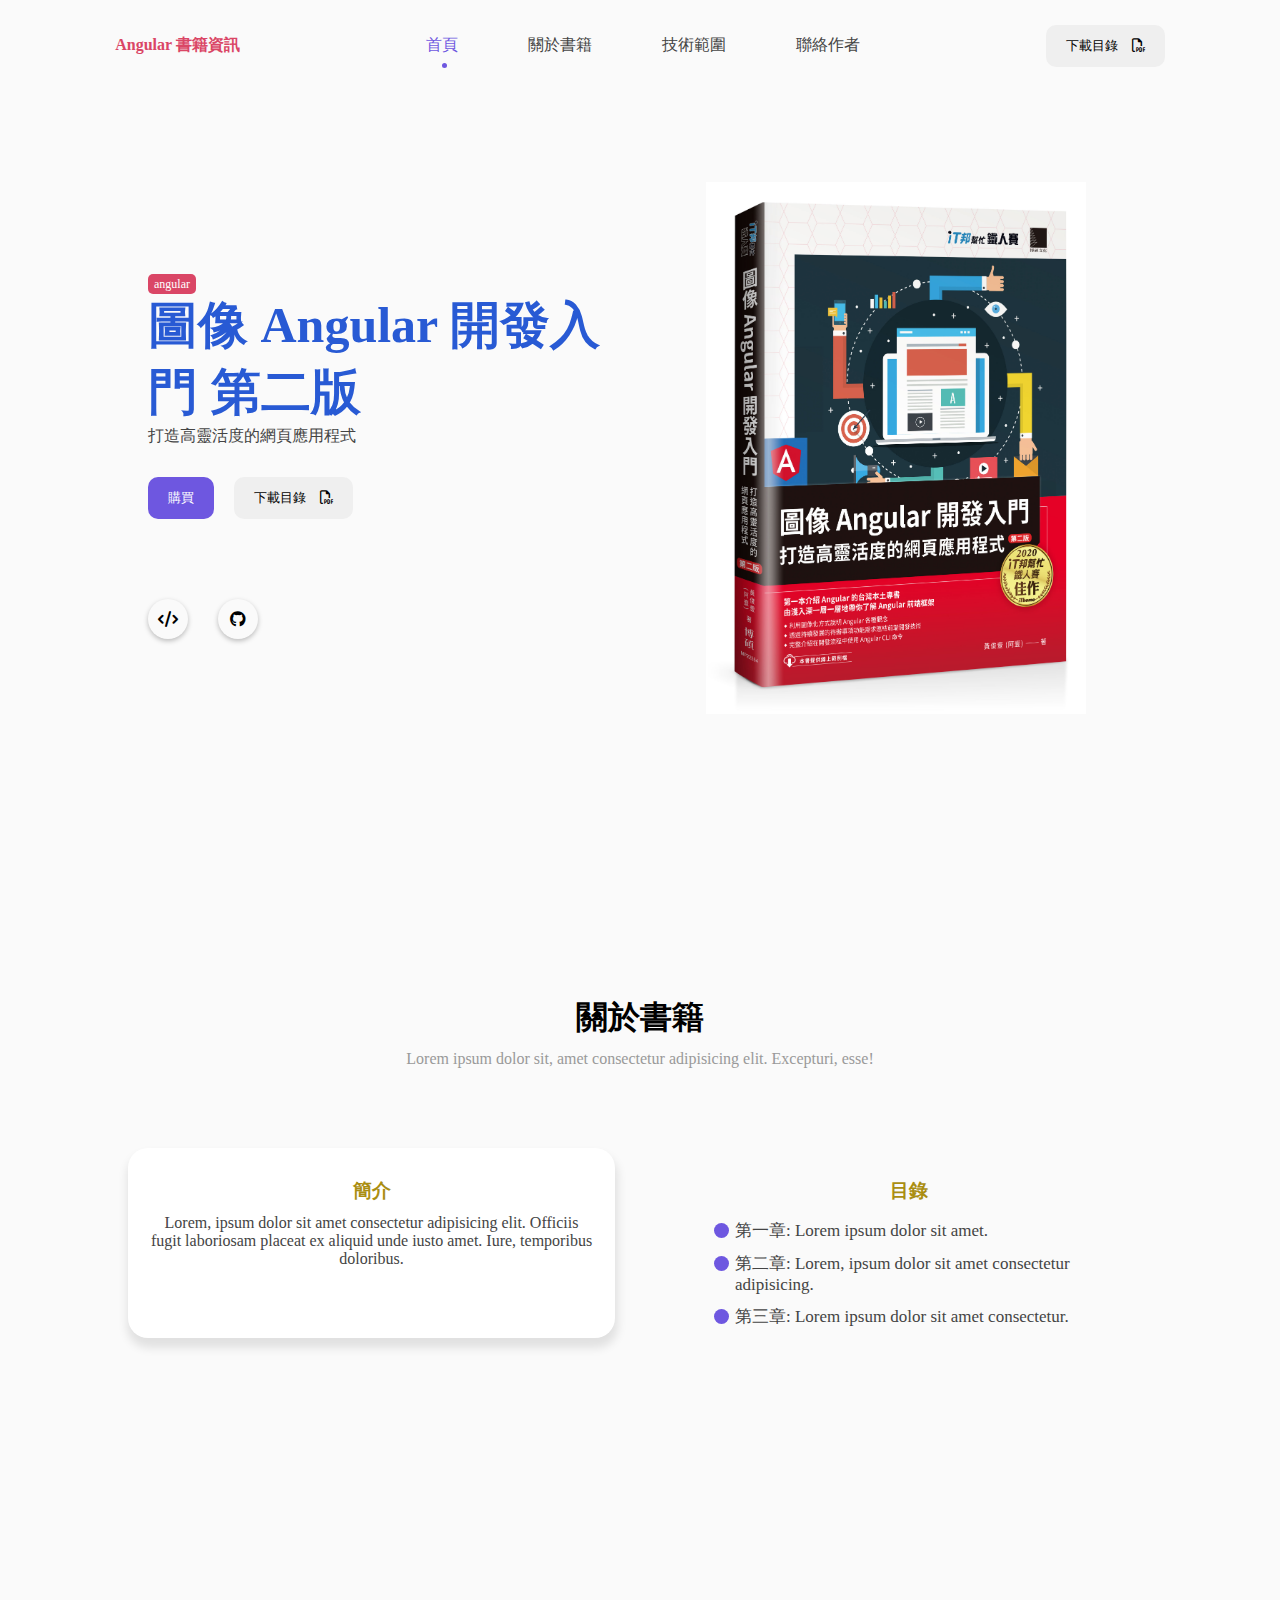
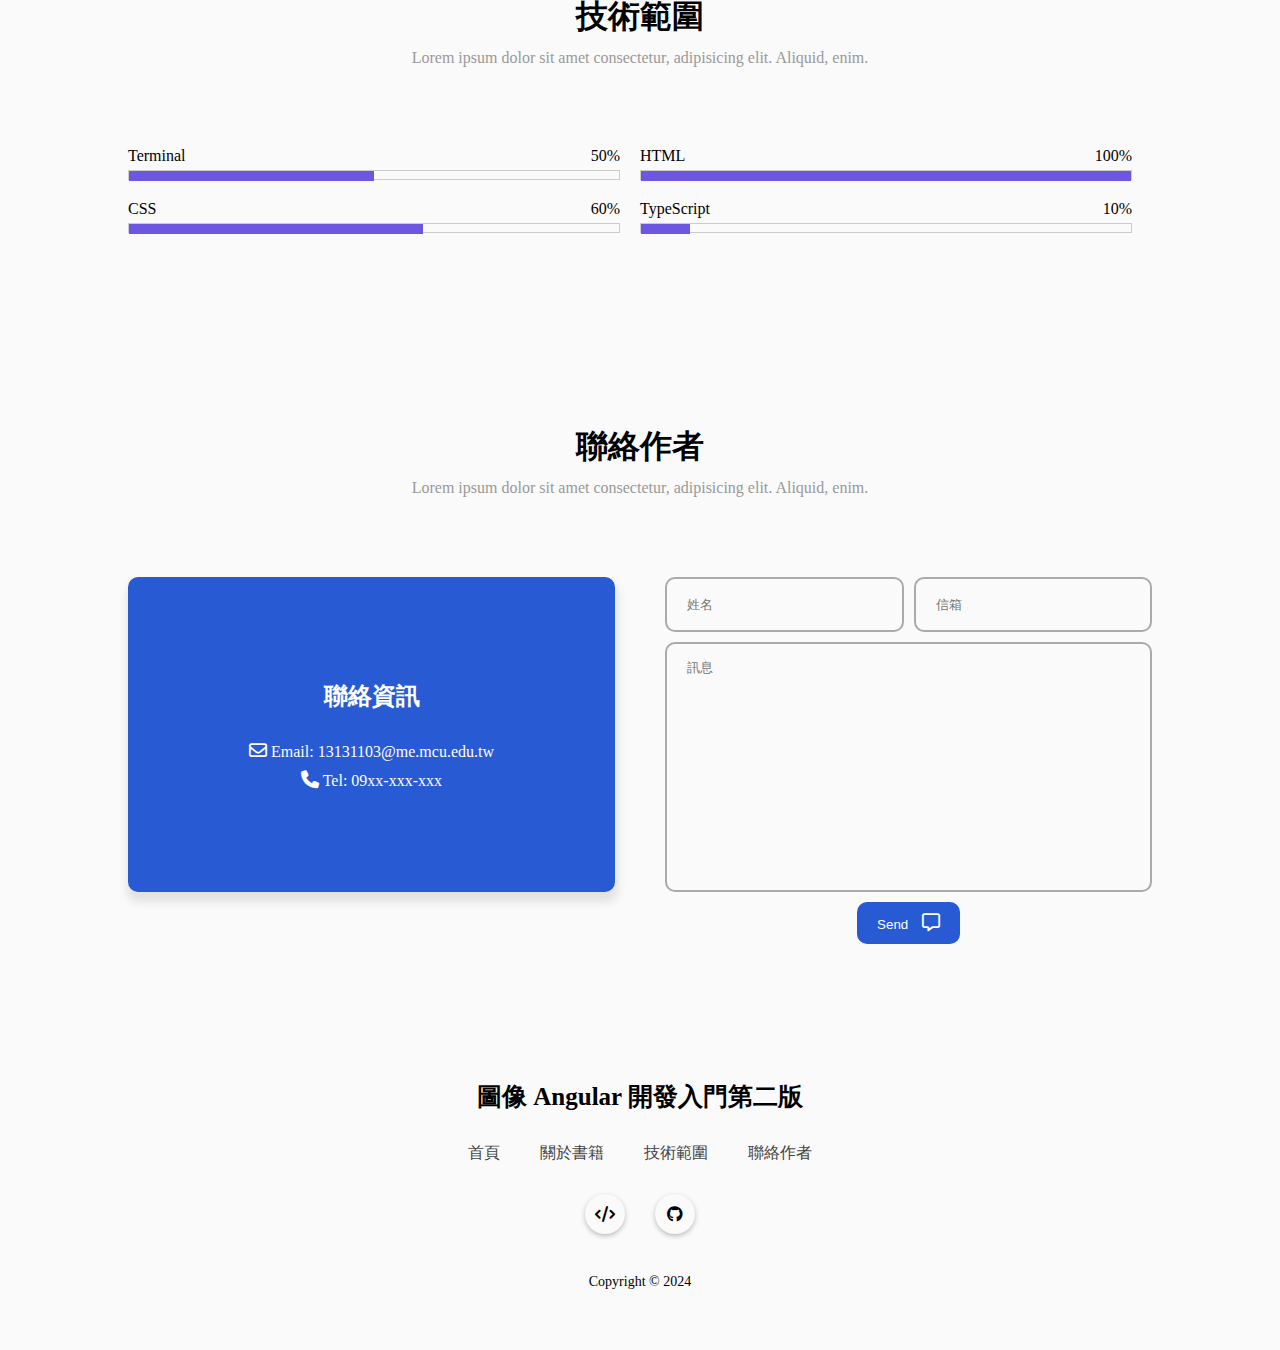
<file: src/index.html>
<!DOCTYPE html>
<html lang="en">
  <head>
    <meta charset="UTF-8" />
    <meta name="viewport" content="width=device-width, initial-scale=1.0" />
    <link rel="stylesheet" href="./style.min.css" />
    <link rel="stylesheet" href="https://cdnjs.cloudflare.com/ajax/libs/font-awesome/6.6.0/css/all.min.css" />
    <title>Angular 書籍資訊</title>
  </head>
  <body>
    <div class="container">
      <nav id="header">
        <div class="nav-logo">Angular 書籍資訊</div>
        <ul class="nav-menu">
          <li class="nav-item">
            <a href="#home" class="nav-link active-link">首頁</a>
          </li>
          <li class="nav-item">
            <a href="#book" class="nav-link">關於書籍</a>
          </li>
          <li class="nav-item">
            <a href="#skill" class="nav-link">技術範圍</a>
          </li>
          <li class="nav-item">
            <a href="#contact" class="nav-link">聯絡作者</a>
          </li>
        </ul>
        <div>
          <button class="btn">下載目錄 <i class="fa-regular fa-file-pdf"></i></button>
        </div>
      </nav>
      <main class="wrapper">
        <section id="home" class="home-box">
          <div class="home-text">
            <div class="tag"><span>angular</span></div>
            <div class="name">圖像 Angular 開發入門 第二版</div>
            <div class="subtitle">打造高靈活度的網頁應用程式</div>
            <biv class="text-btn">
              <button type="button" class="btn blue-btn">購買</button>
              <button type="button" class="btn">下載目錄 <i class="fa-regular fa-file-pdf"></i></button>
            </biv>
            <div class="icons">
              <div class="icon"><i class="fa-solid fa-code"></i></div>
              <div class="icon"><i class="fa-brands fa-github"></i></div>
            </div>
          </div>
          <div class="home-image">
            <div class="image">
              <img src="./assets/images/angular.jpg" alt="angular" />
            </div>
          </div>
        </section>
        <section id="book" class="section">
          <div class="top-header">
            <h1>關於書籍</h1>
            <span>Lorem ipsum dolor sit, amet consectetur adipisicing elit. Excepturi, esse!</span>
          </div>
          <div class="about-container">
            <div class="introduce">
              <div class="card">
                <h3>簡介</h3>
                <div>
                  Lorem, ipsum dolor sit amet consectetur adipisicing elit. Officiis fugit laboriosam placeat ex aliquid unde iusto amet.
                  Iure, temporibus doloribus.
                </div>
              </div>
            </div>
            <div class="contents">
              <div class="list">
                <h3>目錄</h3>
                <div class="item">第一章: Lorem ipsum dolor sit amet.</div>
                <div class="item">第二章: Lorem, ipsum dolor sit amet consectetur adipisicing.</div>
                <div class="item">第三章: Lorem ipsum dolor sit amet consectetur.</div>
              </div>
            </div>
          </div>
        </section>
        <section id="skill" class="section">
          <div class="top-header">
            <h1>技術範圍</h1>
            <span>Lorem ipsum dolor sit amet consectetur, adipisicing elit. Aliquid, enim.</span>
          </div>
          <div class="skill-container">
            <div class="skill-item">
              <span class="skill">
                <span>Terminal</span>
                <span>50%</span>
              </span>
              <div class="progress-bar-wrap">
                <div class="progress-bar" style="width: 50%"></div>
              </div>
            </div>
            <div class="skill-item">
              <span class="skill">
                <span>HTML</span>
                <span>100%</span>
              </span>
              <div class="progress-bar-wrap">
                <div class="progress-bar" style="width: 100%"></div>
              </div>
            </div>
            <div class="skill-item">
              <span class="skill">
                <span>CSS</span>
                <span>60%</span>
              </span>
              <div class="progress-bar-wrap">
                <div class="progress-bar" style="width: 60%"></div>
              </div>
            </div>
            <div class="skill-item">
              <span class="skill">
                <span>TypeScript</span>
                <span>10%</span>
              </span>
              <div class="progress-bar-wrap">
                <div class="progress-bar" style="width: 10%"></div>
              </div>
            </div>
          </div>
        </section>
        <section id="contact" class="section">
          <div class="top-header">
            <h1>聯絡作者</h1>
            <span>Lorem ipsum dolor sit amet consectetur, adipisicing elit. Aliquid, enim.</span>
          </div>
          <div class="contact-container">
            <div class="info">
              <div class="contact-info">
                <h2>聯絡資訊</h2>
                <div><i class="fa-regular fa-envelope"></i> Email: 13131103@me.mcu.edu.tw</div>
                <div><i class="fa-solid fa-phone"></i> Tel: 09xx-xxx-xxx</div>
              </div>
            </div>
            <div class="form">
              <input type="text" placeholder="姓名" />
              <input type="email" placeholder="信箱" />
              <textarea placeholder="訊息"></textarea>
              <button type="botton" class="btn">Send <i class="fa-regular fa-message"></i></button>
            </div>
          </div>
        </section>
      </main>
      <footer>
        <div class="top-footer">圖像 Angular 開發入門第二版</div>
        <ui class="footer-menu">
          <li class="menu-item">
            <a href="#home">首頁</a>
          </li>
          <li class="menu-item">
            <a href="#about">關於書籍</a>
          </li>
          <li class="menu-item">
            <a href="#skill">技術範圍</a>
          </li>
          <li class="menu-item">
            <a href="#contact">聯絡作者</a>
          </li>
        </ui>
        <div class="footer-icons">
          <div class="icon"><i class="fa-solid fa-code"></i></div>
          <div class="icon"><i class="fa-brands fa-github"></i></div>
        </div>
        <div class="bottom-footer">Copyright &copy; 2024</div>
      </footer>
    </div>
    <script src="./main.js"></script>
  </body>
</html>
</file>
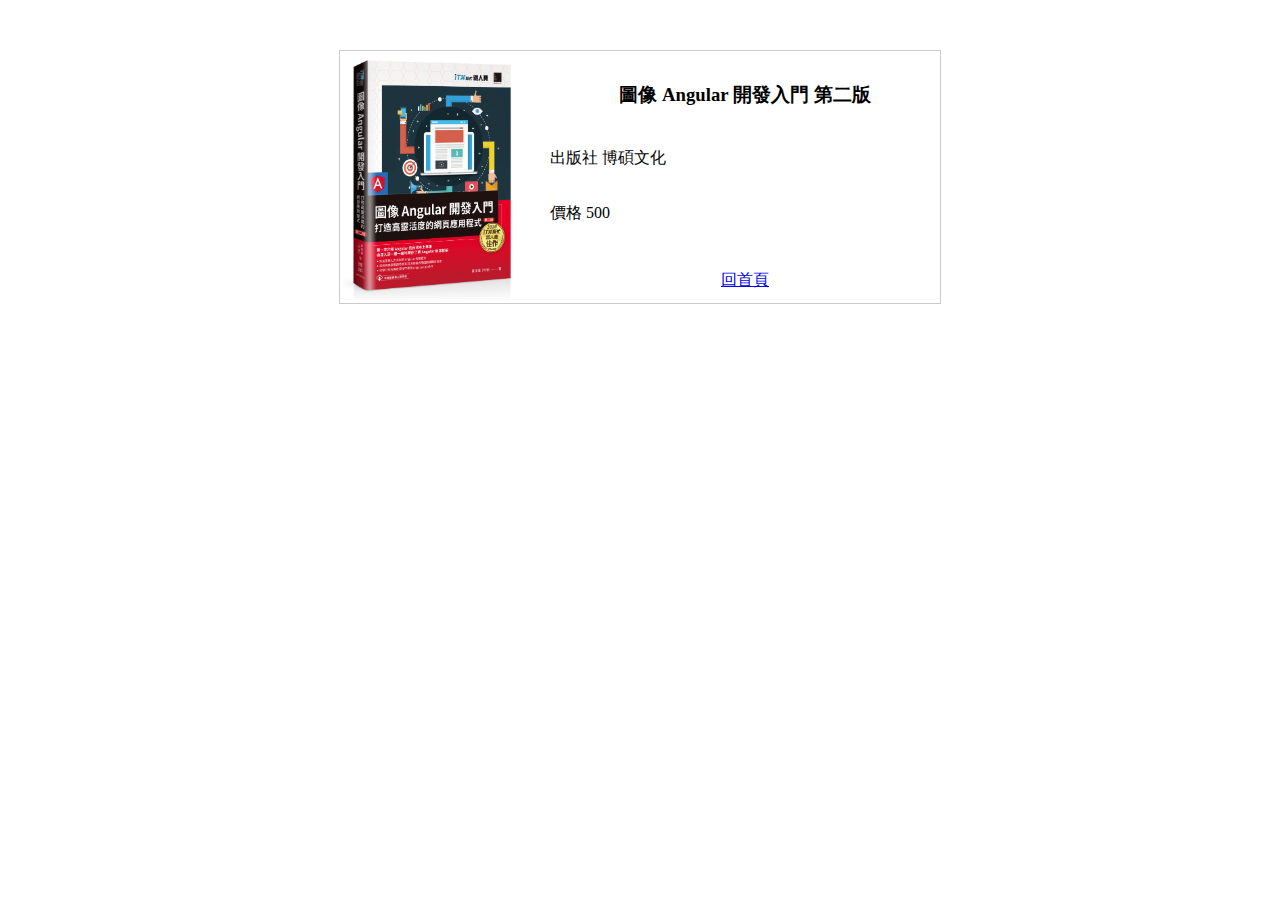
<file: src/angular.html>
<!DOCTYPE html>
<html lang="en">
  <head>
    <meta charset="UTF-8" />
    <meta name="viewport" content="width=device-width, initial-scale=1.0" />
    <title>圖像 Angular 開發入門 第二版</title>
    <link rel="stylesheet" href="./angular.min.css" />
  </head>
  <body>
    <section class="container">
      <img src="./assets/images/angular.jpg" alt="angular" width="180" />
      <h3>圖像 Angular 開發入門 第二版</h3>
      <div class="column">
        <label>出版社</label>
        <span>博碩文化</span>
      </div>
      <div class="column">
        <label>價格</label>
        <span>500</span>
      </div>
      <div class="toolbar">
        <a href="./index.html">回首頁</a>
      </div>
    </section>
  </body>
</html>
</file>
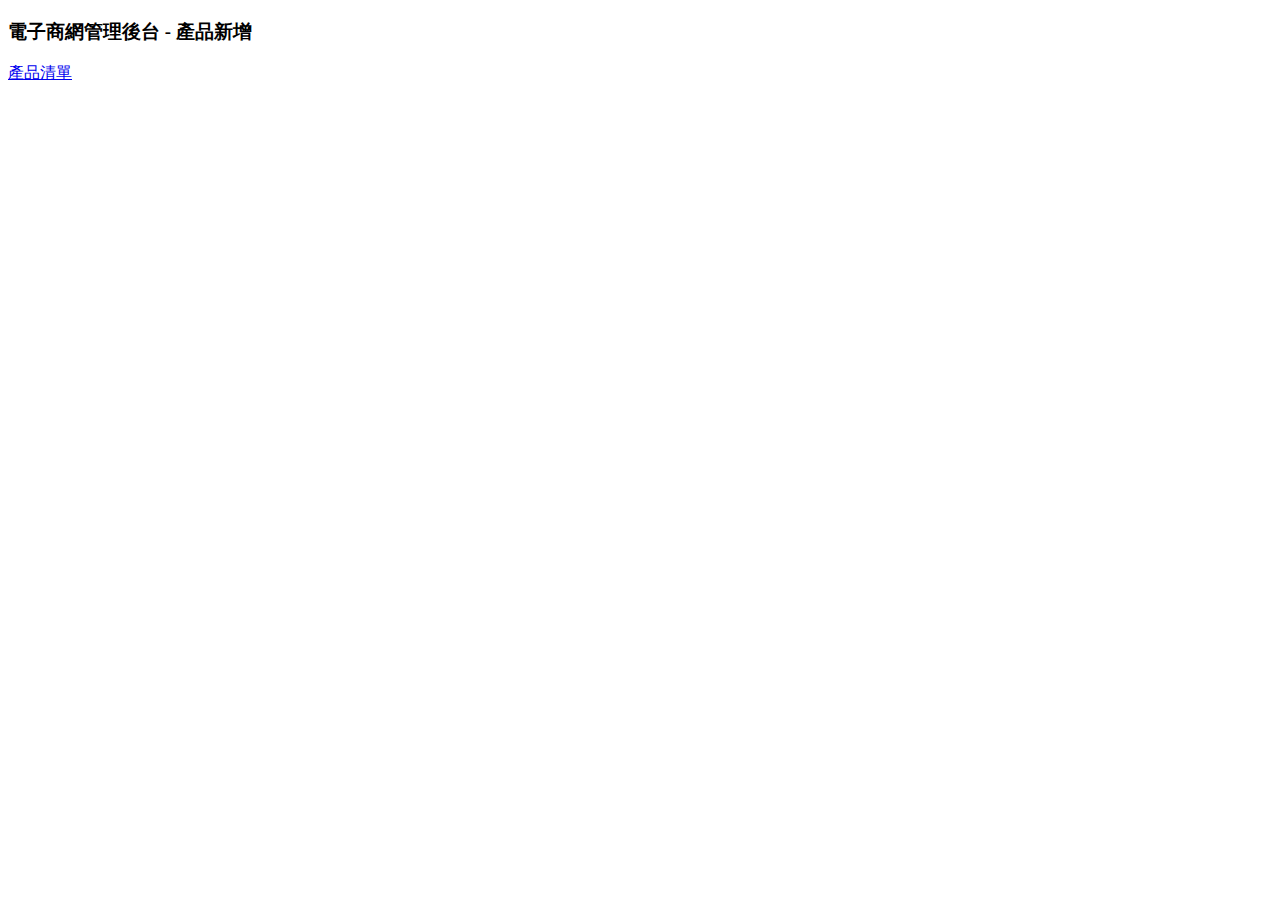
<file: src/form.html>
<!DOCTYPE html>
<html lang="en">
  <head>
    <meta charset="UTF-8" />
    <meta name="viewport" content="width=device-width, initial-scale=1.0" />
    <title>電子商網管理後台</title>
  </head>
  <body>
    <header>
      <h3>電子商網管理後台 - 產品新增</h3>
    </header>
    <nav><a href="./index.html">產品清單</a></nav>
  </body>
</html>
</file>
<file: src/style.min.css>
nav{background-color:var(--body-color);position:fixed;width:100%;height:90px;line-height:90px;padding-inline:9vw;display:flex;justify-content:space-between;z-index:1000}nav .nav-logo{font-style:24px;font-weight:600;color:var(--logo-color)}nav ul{display:flex;list-style:none}nav ul .nav-link{text-decoration:none;color:var(--text-color);font-weight:500;padding-inline:15px;margin-inline:20px}nav ul .active-link{position:relative;color:var(--first-color)}nav ul .active-link::after{position:absolute;content:"";width:5px;height:5px;background-color:var(--first-color);left:50%;bottom:-15px;border-radius:50%}.btn{font-weight:500;padding:12px 20px;background-color:#efefef;border:none;border-radius:10px;cursor:pointer}.btn:hover{background-color:var(--second-color);color:var(--white-color)}.btn>i{margin-left:10px}.home-text{padding-left:20px;min-height:80vh;width:50%;display:flex;flex-direction:column;justify-content:center}.home-text .tag>span{background-color:var(--logo-color);color:var(--white-color);padding:3px 6px;font-size:12px;border-radius:5px}.home-text .name{font-size:50px;font-weight:600;color:var(--third-color)}.home-text .subtitle{font-style:20px;margin-bottom:30px;color:var(--text-color)}.home-text .text-btn{display:flex;gap:20px}.home-text .text-btn>.blue-btn{background-color:var(--first-color);color:var(--white-color)}.home-text .text-btn>.blue-btn:hover{background-color:var(--first-color-hover)}.home-text .icons{display:flex;margin-top:5em;gap:30px}.home-image{display:flex;justify-content:right;align-items:center;width:50%;min-height:80px}.home-image .image{width:380px;margin:0 auto;overflow:hidden}.home-image .image img{width:380px}.about-container{display:flex;justify-content:space-between;width:100%;gap:50px}.about-container .introduce,.about-container .contents{width:50%}.about-container h3{margin-bottom:10px;font-style:20px;font-weight:600;color:var(--second-color)}.about-container .card{display:flex;align-items:center;flex-direction:column;padding:30px 20px 70px;width:100%;background-color:var(--white-color);border-radius:20px;box-shadow:1px 8px 10px 2px var(--first-shadow-color)}.about-container .card div{text-align:center;font-style:17px;color:var(--text-color)}.about-container .list{display:flex;flex-direction:column;padding:30px 65px 70px;width:100%}.about-container .list h3{text-align:center}.about-container .list .item{font-size:17px;padding:5px;color:var(--text-color);position:relative}.about-container .list .item::before{box-sizing:border-box;content:"";position:absolute;top:9px;left:-16px;width:15px;height:15px;border-radius:50px;background-color:var(--first-color)}.skill-container{display:flex;width:100%;gap:20px;flex-wrap:wrap}.skill-container .skill-item{flex-basis:calc(50% - 20px);display:flex;flex-direction:column;gap:5px}.skill-container .skill-item .skill{display:flex;justify-content:space-between;align-items:center}.skill-container .skill-item .progress-bar-wrap{height:10px;border:1px solid #ccc}.skill-container .skill-item .progress-bar-wrap .progress-bar{height:10px;background-color:var(--first-color)}.contact-container{display:flex;justify-content:space-between;width:100%;gap:50px}.contact-container .info,.contact-container .form{width:50%}.contact-container .contact-info{display:flex;flex-direction:column;justify-content:center;align-items:center;padding:20px 30px;width:100%;height:315px;background-color:var(--third-color);color:var(--white-color);border-radius:10px;gap:10px;box-shadow:1px 8px 10px 2px var(--first-shadow-color)}.contact-container .contact-info>h2{margin-bottom:20px}.contact-container .contact-info i{font-size:18px}.contact-container .form{display:grid;grid-template-columns:repeat(2, 1fr);grid-template-rows:55px 250px 1fr;gap:10px}.contact-container .form input,.contact-container .form textarea{background:rgba(0,0,0,0);border:2px solid #aaa;border-radius:10px;padding:15px 20px;outline:none}.contact-container .form input{padding:15px 20px}.contact-container .form textarea{grid-column:1/3;resize:none}.contact-container .form .btn{margin:0 auto;grid-column:1/3;background-color:var(--third-color);color:var(--white-color)}.contact-container .form .btn i{font-size:18px}footer{display:flex;justify-content:center;align-items:center;flex-direction:column;row-gap:30px;padding-block:40px 60px}footer .top-footer{font-size:25px;font-weight:600}footer .footer-menu{display:flex}footer .footer-menu .menu-item{list-style:none}footer .footer-menu .menu-item a{text-decoration:none;color:var(--text-color);font-weight:500;margin-inline:20px}footer .footer-icons{display:flex;gap:30px}footer .bottom-footer{font-size:14px;margin-top:10px}:root{--body-color: rgb(250, 250, 250);--logo-color: rgb(218, 70, 102);--white-color: rgb(255, 255, 255);--text-color: rgb(68, 68, 68);--first-color: rgb(110, 87, 224);--first-color-hover: rgb(40, 91, 212);--first-shadow-color: rgba(0, 0, 0, 0.1);--second-color: rgb(170, 142, 18);--third-color: rgb(40, 90, 212)}html{scroll-behavior:smooth}body{background-color:var(--body-color)}body .container{width:100}*{margin:0;padding:0;box-sizing:border-box}.wrapper{padding-inline:10vw}.wrapper .home-box{display:flex;padding-block:6em;height:100vh;min-height:700px}.wrapper .section{padding-block:6em}.wrapper .section .top-header{text-align:center;margin-bottom:5em}.wrapper .section .top-header h1{font-weight:600;margin-bottom:10px}.wrapper .section .top-header span{color:#999}i{font-style:16px}.icon{display:flex;justify-content:center;align-items:center;width:40px;height:40px;border-radius:50%;box-shadow:0px 2px 5px 0px rgba(0,0,0,.25);cursor:pointer}/*# sourceMappingURL=style.min.css.map */
</file>
<file: src/angular.min.css>
section.container{margin:0 auto;margin-top:50px;width:600px;border:solid 1px #ccc;display:grid;grid-template-columns:200px 1fr;gap:10px}section img{grid-row:1/5}section h3,section div.toolbar{text-align:center;align-self:center}section div.colum{font-style:20px;align-self:center}section a{font-style:20px}section a:active,section a:hover,section a:focus{color:#000;text-decoration:none}/*# sourceMappingURL=angular.min.css.map */
</file>
